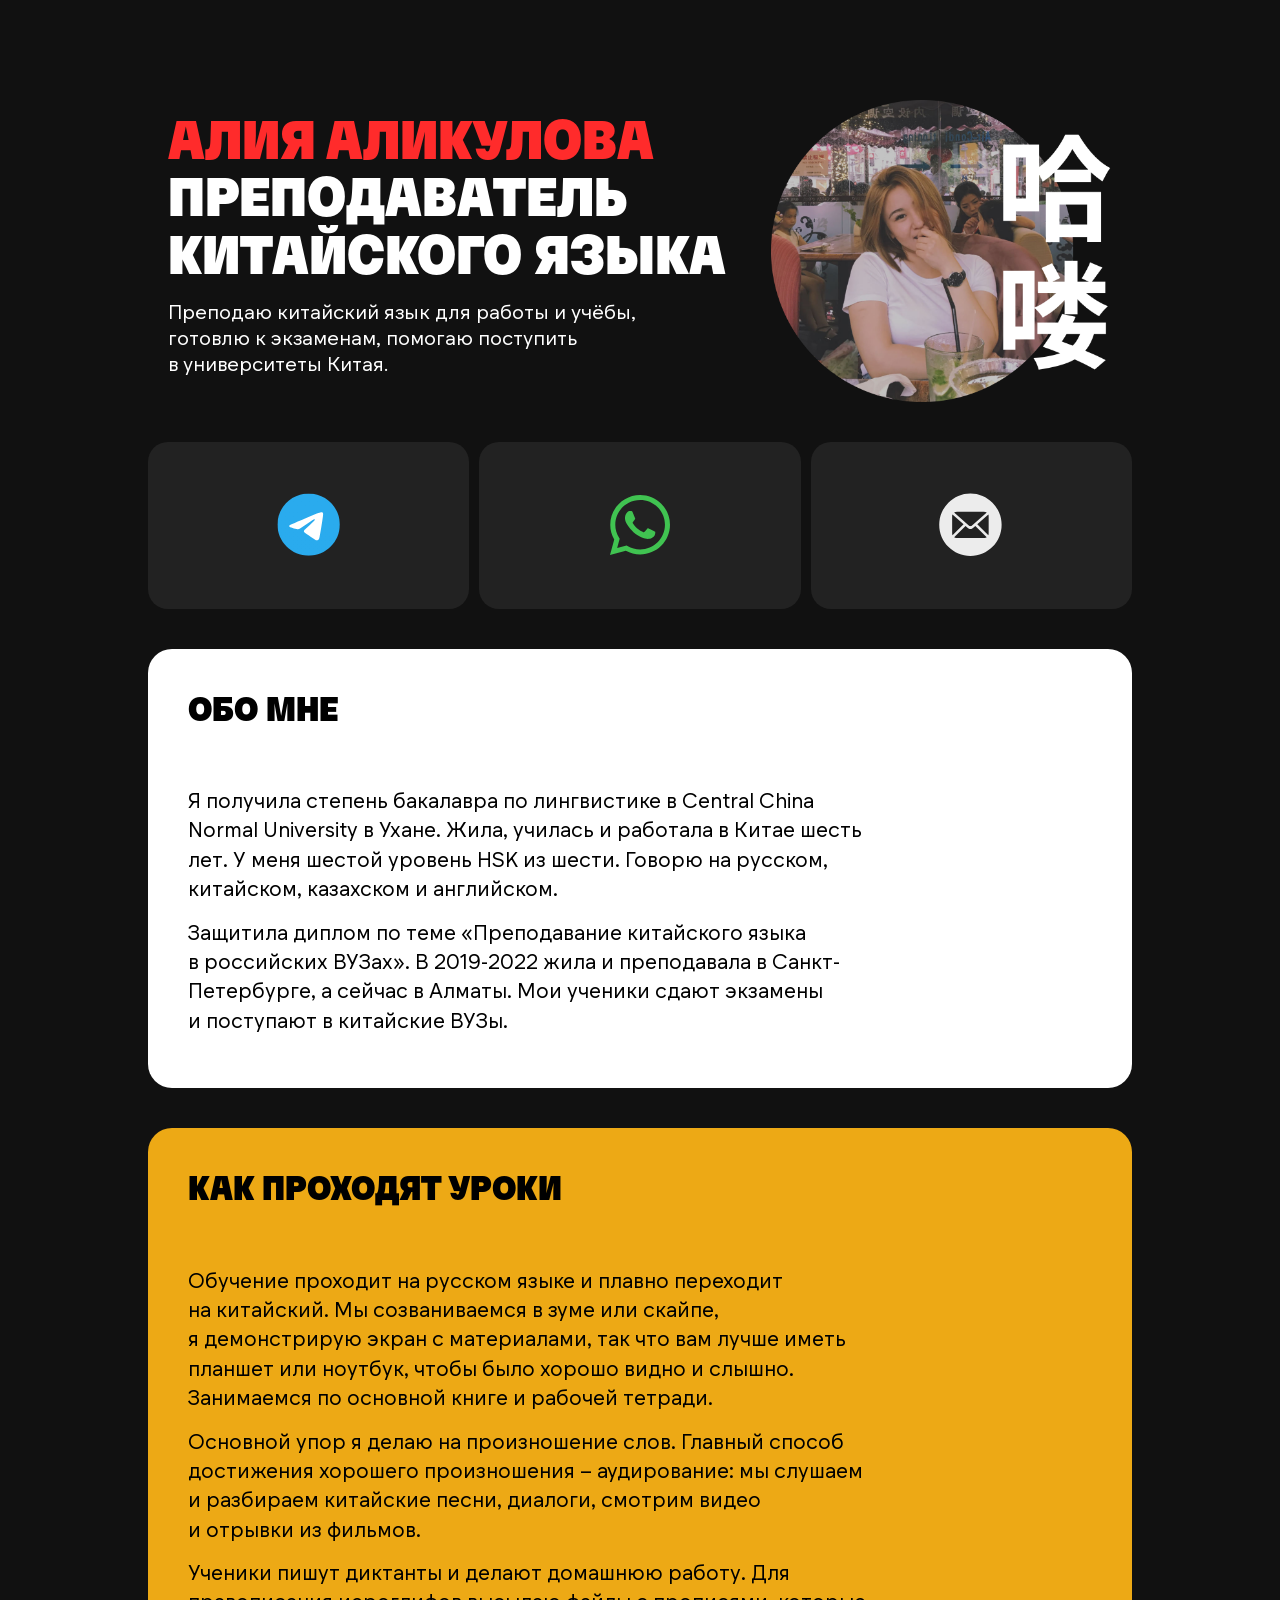
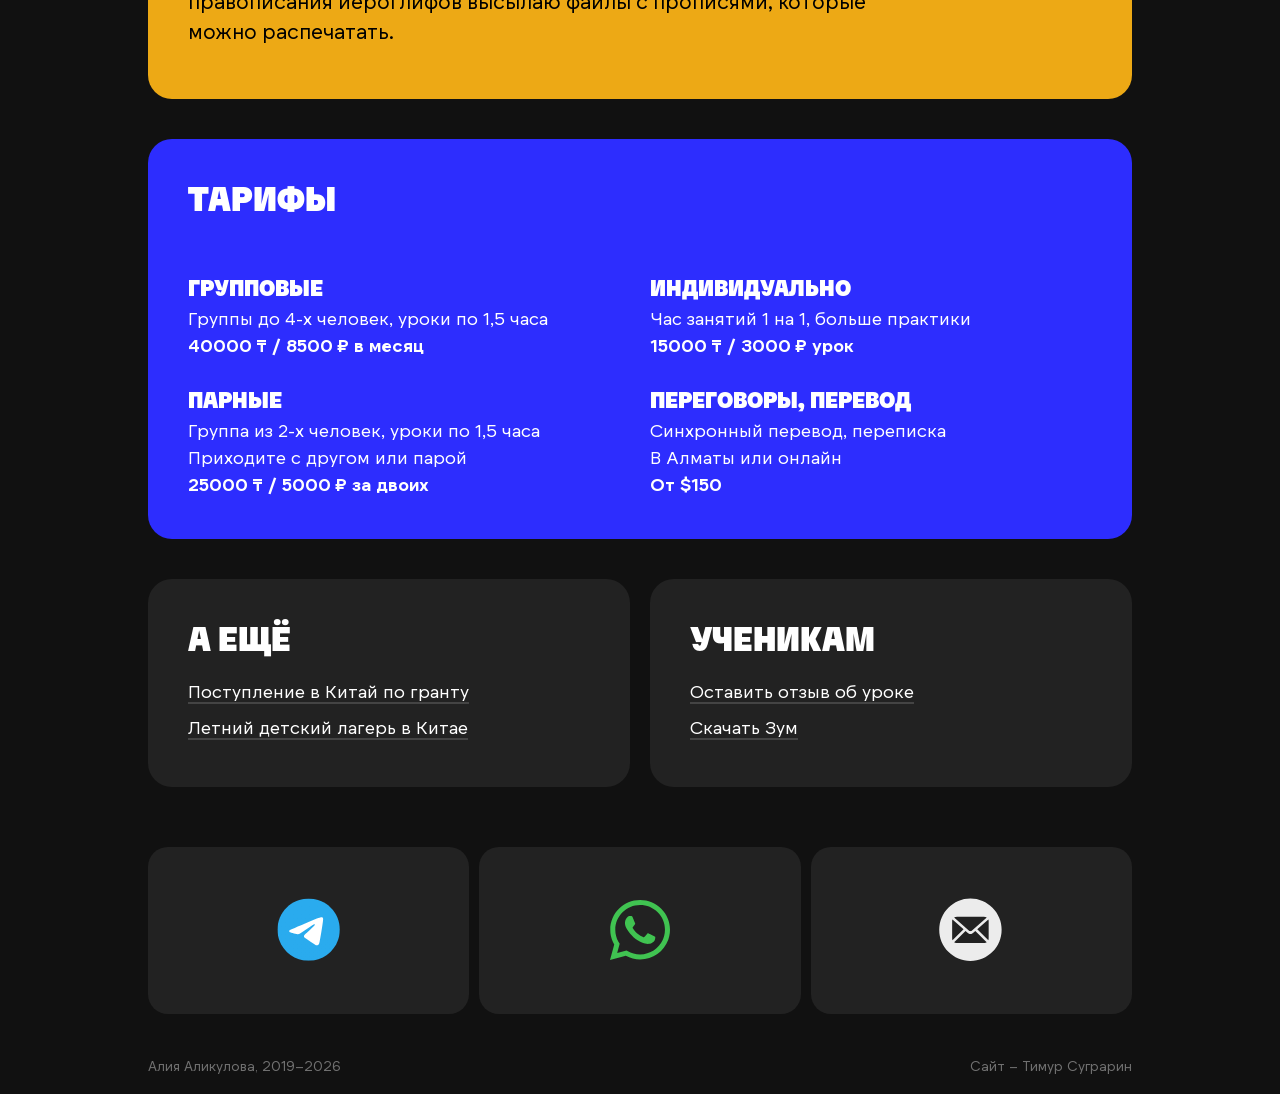
<file: index.html>
<!DOCTYPE html>
<html lang="ru">
<head>
  <meta charset="UTF-8">
  <meta http-equiv="X-UA-Compatible" content="IE=edge">
  <meta name="viewport" content="width=device-width, initial-scale=1.0">
  <title>Алия Аликулова, учитель китайского языка</title>
  <meta name="robots" content="index, follow">
  <meta name="og:description" content="Сайт учителя китайского языка. Китайский для работы, учёбы и путешествий">
  <meta name="description" content="Сайт учителя китайского языка. Китайский для работы, учёбы и путешествий">
  <meta property="og:title" content="Алия Аликулова">
  <meta property="og:type" content="website">
  <meta property="og:url" content="https://aliya.cx/">
  <meta property="og:image" content="/assets/img/og-image@2x.png">
  <link rel="apple-touch-icon" sizes="180x180" href="/assets/favicons/apple-touch-icon.png">
  <link rel="icon" type="image/png" sizes="32x32" href="/assets/favicons//favicon-32x32.png">
  <link rel="icon" type="image/png" sizes="16x16" href="/assets/favicons//favicon-16x16.png">
  <link rel="manifest" href="/assets/favicons/site.webmanifest">

  <link rel="stylesheet" href="/assets/style/main.css">
  <link rel="canonical" href="https://aliya.cx/" />
  <script data-goatcounter="https://aliya.goatcounter.com/count" async src="//gc.zgo.at/count.js"></script>

  <meta name="theme-color" content="#111111">
</head>


<body>
  <main>

  <section class="header">
    <div>
      <h1 class="header-title">
        <span class="name">Алия Аликулова</span><br>преподаватель китайского языка
      </h1>
      <p class="header-text">
        Преподаю китайский язык для работы и учёбы, готовлю к экзаменам, помогаю поступить в университеты Китая.
      </p>
    </div>
    <div>
      <img class="header-image" width="380" height="337" src="/assets/img/aliya@2x.png" alt="">
    </div>
  </section>

  <section class="contacts">
    <a class="contacts-button contacts-button--telegram" href="https://t.me/alikulovaa">
      <img src="/assets/img/telegram.svg" alt="">
    </a>
    <a class="contacts-button contacts-button--whatsapp" href="https://wa.me/77476172913">
      <img src="/assets/img/whatsapp.svg" alt="">
    </a>
    <a class="contacts-button contacts-button--email" href="mailto:alikulova96@bk.ru">
      <img src="/assets/img/email.svg" alt="">
    </a>
  </section>

  <section class="about">

    <h2 class="section-title">Обо мне</h2>
    
    <div class="spacer-big"></div>

    <p>
      Я получила степень бакалавра по лингвистике в Central China Normal University в Ухане. Жила, училась и работала в Китае шесть лет. У меня шестой уровень HSK из шести. Говорю на русском, китайском, казахском и английском.
    </p>

    <p>
      Защитила диплом по теме «Преподавание китайского языка в российских ВУЗах». В 2019-2022 жила и преподавала в Санкт-Петербурге, а сейчас в Алматы. Мои ученики сдают экзамены и поступают в китайские ВУЗы.
    </p>
  </section>

  <section class="lessons">

    <h2 class="section-title">Как проходят уроки</h2>

    <div class="spacer-big"></div>

    <p>
      Обучение проходит на русском языке и плавно переходит на китайский. Мы созваниваемся в зуме или скайпе, я демонстрирую экран с материалами, так что вам лучше иметь планшет или ноутбук, чтобы было хорошо видно и слышно. Занимаемся по основной книге и рабочей тетради.
  </p>

    <p>
      Основной упор я делаю на произношение слов. Главный способ достижения хорошего произношения – аудирование: мы слушаем и разбираем китайские песни, диалоги, смотрим видео и отрывки из фильмов.
    </p>

    <p>
      Ученики пишут диктанты и делают домашнюю работу. Для правописания иероглифов высылаю файлы с прописями, которые можно распечатать.
    </p>

  </section>

  <section class="price">
    
    <h2 class="section-title">Тарифы</h2>

    <div class="spacer-big"></div>

    <div class="price-grid">
      <div>
        <h3 class="group-title">Групповые</h3>
        <ul class="group-text">
          <li>
            Группы до 4-х человек, уроки по 1,5 часа
          </li>
          <li class="price-tag">
            40000 ₸ / 8500 ₽ в месяц
          </li>
        </ul>
      </div>

      <div>
        <h3 class="group-title">Индивидуально</h3>
        <ul class="group-text">
          <li>
            Час занятий 1 на 1, больше практики
          </li>
          <li class="price-tag">
            15000 ₸ / 3000 ₽ урок
          </li>
        </ul>
      </div>

      <div>
        <h3 class="group-title">Парные</h3>
        <ul class="group-text">
          <li>
            Группа из 2-х человек, уроки по 1,5 часа
          </li>
          <li>
            Приходите с другом или парой
          </li>
          <li class="price-tag">
            25000 ₸ / 5000 ₽ за двоих
          </li>
        </ul>
      </div>

      <div>
        <h3 class="group-title">Переговоры, перевод</h3>
        <ul class="group-text">
          <li>
            Синхронный перевод, переписка
          </li>
          <li>
            В Алматы или онлайн
          </li>
          <li class="price-tag">
            От $150
          </li>
        </ul>
      </div>
    </div>

  </section>

  <section class="links">
    <div class="links-block">
      <h2 class="section-title">
        А ещё
      </h2>
      <div class="spacer-small"></div>
        <ul>
          <li>
          <a class="links-link" href="https://t.me/alikulovaa">
          Поступление в Китай по гранту
        </a>
        </li>
        <li>
          <a class="links-link" href="https://t.me/alikulovaa">
          Летний детский лагерь в Китае
        </a>
        </li>
        </ul>
      </div>
      <div class="links-block">
      <h2 class="section-title">
        Ученикам
      </h2>
      <div class="spacer-small"></div>
        <ul>
          <li>
          <a class="links-link" href="https://docs.google.com/forms/d/e/1FAIpQLSeC131G-meTxcb0uPdwbFP-s0xqo2XtfLuV0ZiGLid8IWtlQw/viewform?pli=1">
          Оставить отзыв об уроке
        </a>
        </li>
        <li>
          <a class="links-link" href="https://zoom.us/download">
          Скачать Зум
        </a>
        </li>
        </ul>
      </div>
    <div>

    </div>
  </section>

  <section class="contacts">
    <a class="contacts-button contacts-button--telegram" href="https://t.me/alikulovaa">
      <img src="/assets/img/telegram.svg" alt="">
    </a>
    <a class="contacts-button contacts-button--whatsapp" href="https://wa.me/77476172913">
      <img src="/assets/img/whatsapp.svg" alt="">
    </a>
    <a class="contacts-button contacts-button--email" href="mailto:alikulova96@bk.ru">
      <img src="/assets/img/email.svg" alt="">
    </a>
  </section>

</main>

<footer>
  <span class="footer-text">
    Алия Аликулова, 2019–2026
  </span>
  <span class="footer-text">
    Сайт – <a href="https://timur.ee/ru/">Тимур Суграрин</a>
  </span>

</body>
</html>
</file>
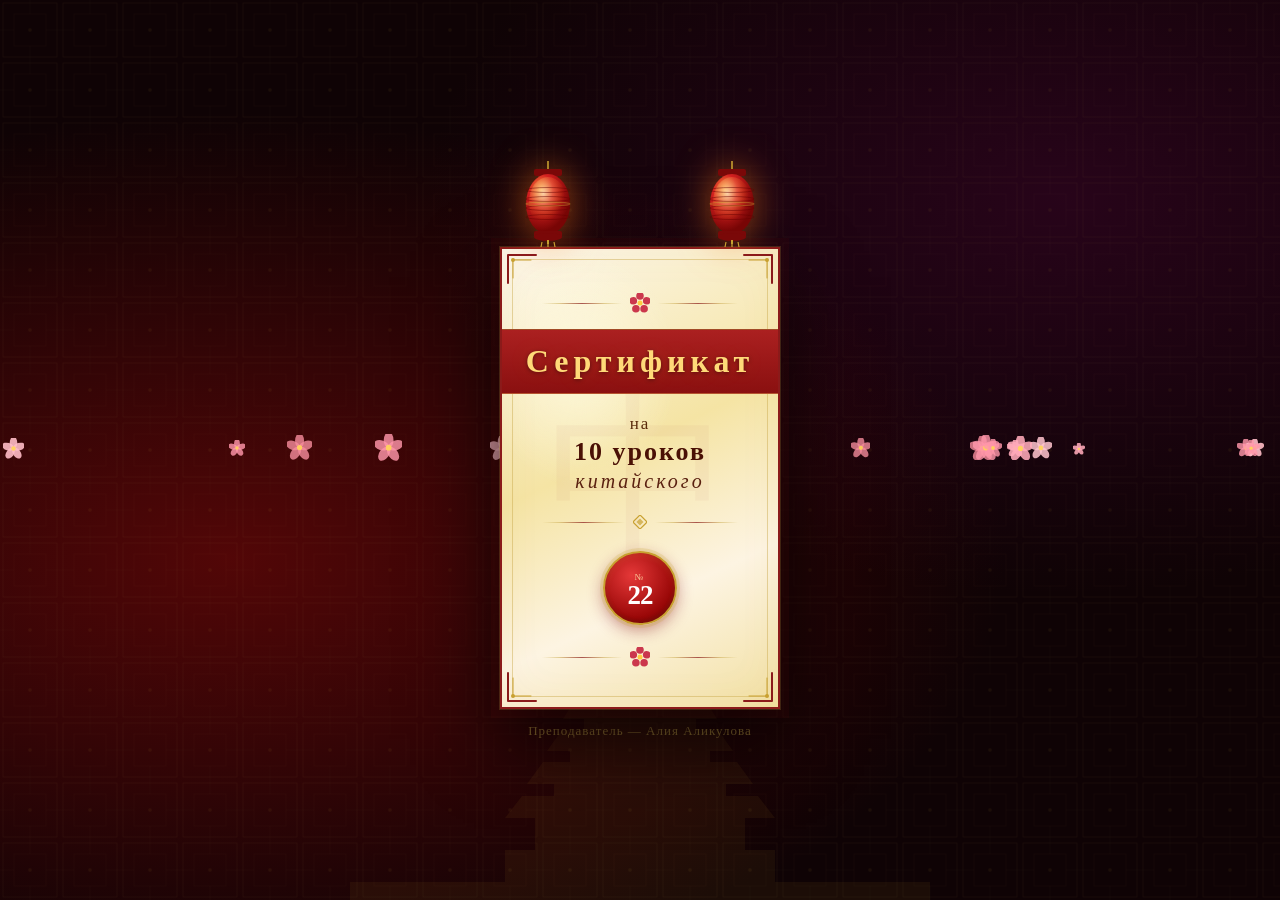
<file: sert/22/index.html>
<!DOCTYPE html>
<html lang="ru">
<head>
<meta charset="UTF-8">
<meta name="viewport" content="width=device-width, initial-scale=1.0">
<title>Сертификат — уроки китайского</title>
<style>
*, *::before, *::after { margin: 0; padding: 0; box-sizing: border-box; }

body {
  min-height: 100vh;
  min-height: 100dvh;
  background: #0f0305;
  display: flex;
  align-items: center;
  justify-content: center;
  overflow: hidden;
  padding: 20px;
  font-family: Georgia, 'Times New Roman', serif;
}

/* ─── Background ─── */
.bg {
  position: fixed; inset: 0; z-index: 0; overflow: hidden;
  background:
    radial-gradient(ellipse 110% 90% at 18% 62%, rgba(108,8,8,.72) 0%, transparent 55%),
    radial-gradient(ellipse 90% 80% at 83% 22%, rgba(62,5,45,.52) 0%, transparent 55%),
    #0f0305;
}
.bg::after {
  content: '';
  position: absolute; inset: 0;
  background-image: url("data:image/svg+xml,%3Csvg xmlns='http://www.w3.org/2000/svg' width='60' height='60'%3E%3Crect x='3' y='3' width='54' height='54' fill='none' stroke='%23c8a030' stroke-width='.5' stroke-opacity='.10'/%3E%3Crect x='14' y='14' width='32' height='32' fill='none' stroke='%23c8a030' stroke-width='.35' stroke-opacity='.07'/%3E%3Ccircle cx='30' cy='30' r='1.8' fill='%23c8a030' fill-opacity='.07'/%3E%3Cline x1='0' y1='30' x2='14' y2='30' stroke='%23c8a030' stroke-width='.4' stroke-opacity='.06'/%3E%3Cline x1='46' y1='30' x2='60' y2='30' stroke='%23c8a030' stroke-width='.4' stroke-opacity='.06'/%3E%3Cline x1='30' y1='0' x2='30' y2='14' stroke='%23c8a030' stroke-width='.4' stroke-opacity='.06'/%3E%3Cline x1='30' y1='46' x2='30' y2='60' stroke='%23c8a030' stroke-width='.4' stroke-opacity='.06'/%3E%3C/svg%3E");
}

/* ─── Petals ─── */
.petal {
  position: fixed; z-index: 2; pointer-events: none;
  animation: fall linear infinite;
}
@keyframes fall {
  from { transform: translateY(-40px) rotate(0deg);   opacity: 0; }
  8%   { opacity: .85; }
  92%  { opacity: .6; }
  to   { transform: translateY(108vh) rotate(540deg); opacity: 0; }
}

/* ─── Scene ─── */
.scene {
  position: relative; z-index: 10;
  display: flex; flex-direction: column; align-items: center;
  animation: enter 1.4s cubic-bezier(.2,1,.3,1) both;
}
@keyframes enter {
  from { opacity: 0; transform: scale(.9) translateY(28px); }
  to   { opacity: 1; transform: none; }
}

/* ─── Lanterns ─── */
.lanterns {
  display: flex; justify-content: space-between;
  width: 100%; max-width: 490px;
  padding: 0 22px;
  margin-bottom: -4px;
  position: relative; z-index: 1;
}
.lantern-wrap {
  transform-origin: 50% 0;
  animation: sway 4s ease-in-out infinite;
  filter: drop-shadow(0 0 18px rgba(255,118,24,.56));
}
.lantern-wrap:nth-child(2) { animation-delay: -2s; }
@keyframes sway {
  0%,100% { transform: rotate(-5deg); }
  50%      { transform: rotate(5deg); }
}

/* ─── Certificate ─── */
.cert {
  position: relative;
  max-width: 490px; width: 100%;
  background:
    radial-gradient(ellipse 52% 38% at 28% 26%, rgba(255,252,228,.72) 0%, transparent 68%),
    linear-gradient(155deg, #fdf8ed 0%, #f5e4a4 44%, #fdf4e2 72%, #f2e0a2 100%);
  border: 2.5px solid #8b1a1a;
  padding: 44px 40px 40px;
  text-align: center;
  overflow: hidden;
  box-shadow:
    0 0 0 1px rgba(200,168,75,.2),
    0 0 0 9px rgba(139,26,26,.07),
    0 30px 74px rgba(0,0,0,.76),
    inset 0 0 48px rgba(175,115,15,.05);
}

/* Inner gold border */
.cert::before {
  content: ''; position: absolute; inset: 10px;
  border: 1px solid rgba(200,168,75,.46);
  pointer-events: none; z-index: 1;
}

/* Watermark */
.wm {
  position: absolute; font-size: 188px; line-height: 1;
  color: rgba(139,26,26,.036);
  top: 50%; left: 50%;
  transform: translate(-50%,-50%);
  user-select: none; pointer-events: none; z-index: 0;
  font-family: serif;
}

/* Corner brackets */
.cnr {
  position: absolute; width: 32px; height: 32px; z-index: 3;
}
.cnr.tl { top: 4px; left: 4px; }
.cnr.tr { top: 4px; right: 4px;    transform: scaleX(-1); }
.cnr.bl { bottom: 4px; left: 4px;  transform: scaleY(-1); }
.cnr.br { bottom: 4px; right: 4px; transform: scale(-1,-1); }

/* Inner content */
.inner { position: relative; z-index: 2; }

/* Ornament line */
.orn { display: flex; align-items: center; gap: 8px; }
.orn .ln {
  flex: 1; height: 1px;
  background: linear-gradient(90deg,
    transparent,
    rgba(200,168,75,.52) 22%,
    rgba(139,26,26,.72) 50%,
    rgba(200,168,75,.52) 78%,
    transparent);
}

/* Red ribbon */
.ribbon {
  margin: 16px -40px 0;
  padding: 13px 24px;
  background: linear-gradient(180deg, #ab2020 0%, #8a1010 100%);
  border-top: 1px solid rgba(200,168,75,.38);
  border-bottom: 1px solid rgba(200,168,75,.38);
}
.ribbon-text {
  color: #ffd978;
  font-size: clamp(23px, 5.2vw, 32px);
  font-weight: bold;
  letter-spacing: clamp(2px, 1.1vw, 5px);
  text-shadow: 0 1px 4px rgba(0,0,0,.42), 0 0 22px rgba(255,198,60,.14);
}

/* Text */
.t-for  { font-size: clamp(13px, 3vw, 17px); color: #5a2a0a; letter-spacing: 2px; }
.t-main { font-size: clamp(19px, 4.5vw, 26px); color: #4a1005; font-weight: bold; letter-spacing: 2px; margin-top: 3px; }
.t-lang { font-size: clamp(15px, 3.5vw, 20px); color: #5a2010; letter-spacing: 3px; font-style: italic; margin-top: 3px; }

/* Seal */
.seal {
  display: inline-flex; flex-direction: column;
  align-items: center; justify-content: center;
  width: 74px; height: 74px; border-radius: 50%;
  background: radial-gradient(circle at 38% 32%, #e53838, #9a0808 66%, #5e0505);
  border: 2px solid #c8a030;
  box-shadow:
    0 0 0 3px rgba(200,168,48,.2),
    0 5px 16px rgba(139,26,26,.48),
    inset 0 2px 6px rgba(255,192,85,.14),
    inset 0 -2px 4px rgba(0,0,0,.18);
  line-height: 1; cursor: default;
}
.seal .s-lb { font-size: 9px; letter-spacing: 2px; color: rgba(255,216,162,.88); margin-top: 5px; }
.seal .s-n  { font-size: 27px; font-weight: bold; color: #fff; letter-spacing: -1px; }

/* Teacher link */
.teacher-link {
  display: block;
  margin-top: 14px;
  color: rgba(200,168,75,.62);
  font-size: 13px;
  letter-spacing: 1px;
  text-decoration: none;
  text-align: center;
  transition: color .2s;
}
.teacher-link:hover { color: rgba(200,168,75,.95); }

/* Responsive */
@media (max-width: 500px) {
  .cert   { padding: 38px 26px 34px; }
  .ribbon { margin-left: -26px; margin-right: -26px; }
}
@media (max-width: 360px) {
  .cert   { padding: 30px 18px 28px; }
  .ribbon { margin-left: -18px; margin-right: -18px; }
}
@media (prefers-reduced-motion: reduce) {
  .scene, .petal { animation: none; opacity: 1; }
  .lantern-wrap  { animation: none; }
}

</style>
</head>
<body>

<div class="bg"></div>

<!-- Pagoda silhouette -->
<svg aria-hidden="true" xmlns="http://www.w3.org/2000/svg"
     style="position:fixed;bottom:0;left:50%;transform:translateX(-50%);z-index:1;
            opacity:.065;pointer-events:none;width:min(580px,90vw)"
     viewBox="0 0 580 314" preserveAspectRatio="xMidYMax meet">
  <rect x="0"   y="296" width="580" height="18" fill="#c8a030"/>
  <rect x="155" y="264" width="270" height="34" fill="#c8a030"/>
  <rect x="185" y="232" width="210" height="34" fill="#c8a030"/>
  <polygon points="155,232 425,232 408,210 172,210" fill="#c8a030"/>
  <rect x="204" y="198" width="172" height="36" fill="#c8a030"/>
  <polygon points="177,198 403,198 387,176 193,176" fill="#c8a030"/>
  <rect x="220" y="165" width="140" height="35" fill="#c8a030"/>
  <polygon points="197,165 383,165 368,144 212,144" fill="#c8a030"/>
  <rect x="234" y="133" width="112" height="34" fill="#c8a030"/>
  <polygon points="213,133 367,133 354,112 226,112" fill="#c8a030"/>
  <rect x="246" y="102" width="88"  height="33" fill="#c8a030"/>
  <polygon points="227,102 353,102 341,82 239,82" fill="#c8a030"/>
  <rect x="258" y="72"  width="64"  height="32" fill="#c8a030"/>
  <polygon points="290,18 314,72 266,72" fill="#c8a030"/>
  <line x1="290" y1="3" x2="290" y2="18" stroke="#c8a030" stroke-width="4"/>
  <circle cx="290" cy="3" r="5" fill="#c8a030"/>
</svg>

<!-- Scene -->
<div class="scene">

  <!-- Lanterns -->
  <div class="lanterns">

    <div class="lantern-wrap">
      <svg width="52" height="86" viewBox="0 0 52 86" xmlns="http://www.w3.org/2000/svg" aria-hidden="true">
        <defs>
          <radialGradient id="lb1" cx="34%" cy="27%" r="68%">
            <stop offset="0%"   stop-color="#ffaa42"/>
            <stop offset="40%"  stop-color="#d42020"/>
            <stop offset="100%" stop-color="#780505"/>
          </radialGradient>
          <radialGradient id="lg1" cx="38%" cy="33%" r="56%">
            <stop offset="0%"   stop-color="#fff8e0" stop-opacity=".66"/>
            <stop offset="100%" stop-color="#ff7700" stop-opacity="0"/>
          </radialGradient>
        </defs>
        <line x1="26" y1="0" x2="26" y2="9"  stroke="#c8a030" stroke-width="1.6"/>
        <ellipse cx="26" cy="12" rx="14" ry="4" fill="#7a0808"/>
        <rect x="12" y="8" width="28" height="7" fill="#7a0808" rx="2"/>
        <ellipse cx="26" cy="43" rx="22" ry="30" fill="url(#lb1)"/>
        <ellipse cx="26" cy="41" rx="19" ry="25" fill="url(#lg1)"/>
        <ellipse cx="26" cy="29" rx="22" ry="2.5" fill="none" stroke="#660000" stroke-width=".9" opacity=".55"/>
        <ellipse cx="26" cy="38" rx="22" ry="2.5" fill="none" stroke="#660000" stroke-width=".9" opacity=".55"/>
        <ellipse cx="26" cy="47" rx="22" ry="2.5" fill="none" stroke="#660000" stroke-width=".9" opacity=".55"/>
        <ellipse cx="26" cy="56" rx="22" ry="2.5" fill="none" stroke="#660000" stroke-width=".9" opacity=".55"/>
        <ellipse cx="26" cy="43" rx="22" ry="1.8" fill="none" stroke="#c8a030" stroke-width="1.2" opacity=".42"/>
        <rect x="12" y="70" width="28" height="7" fill="#7a0808" rx="2"/>
        <ellipse cx="26" cy="76" rx="14" ry="4" fill="#7a0808"/>
        <line x1="26" y1="79" x2="26" y2="83" stroke="#c8a030" stroke-width="2"/>
        <line x1="20" y1="81" x2="19" y2="86" stroke="#c8a030" stroke-width="1.2"/>
        <line x1="26" y1="83" x2="26" y2="86" stroke="#c8a030" stroke-width="1.3"/>
        <line x1="32" y1="81" x2="33" y2="86" stroke="#c8a030" stroke-width="1.2"/>
      </svg>
    </div>

    <div class="lantern-wrap">
      <svg width="52" height="86" viewBox="0 0 52 86" xmlns="http://www.w3.org/2000/svg" aria-hidden="true">
        <defs>
          <radialGradient id="lb2" cx="34%" cy="27%" r="68%">
            <stop offset="0%"   stop-color="#ffaa42"/>
            <stop offset="40%"  stop-color="#d42020"/>
            <stop offset="100%" stop-color="#780505"/>
          </radialGradient>
          <radialGradient id="lg2" cx="38%" cy="33%" r="56%">
            <stop offset="0%"   stop-color="#fff8e0" stop-opacity=".66"/>
            <stop offset="100%" stop-color="#ff7700" stop-opacity="0"/>
          </radialGradient>
        </defs>
        <line x1="26" y1="0" x2="26" y2="9"  stroke="#c8a030" stroke-width="1.6"/>
        <ellipse cx="26" cy="12" rx="14" ry="4" fill="#7a0808"/>
        <rect x="12" y="8" width="28" height="7" fill="#7a0808" rx="2"/>
        <ellipse cx="26" cy="43" rx="22" ry="30" fill="url(#lb2)"/>
        <ellipse cx="26" cy="41" rx="19" ry="25" fill="url(#lg2)"/>
        <ellipse cx="26" cy="29" rx="22" ry="2.5" fill="none" stroke="#660000" stroke-width=".9" opacity=".55"/>
        <ellipse cx="26" cy="38" rx="22" ry="2.5" fill="none" stroke="#660000" stroke-width=".9" opacity=".55"/>
        <ellipse cx="26" cy="47" rx="22" ry="2.5" fill="none" stroke="#660000" stroke-width=".9" opacity=".55"/>
        <ellipse cx="26" cy="56" rx="22" ry="2.5" fill="none" stroke="#660000" stroke-width=".9" opacity=".55"/>
        <ellipse cx="26" cy="43" rx="22" ry="1.8" fill="none" stroke="#c8a030" stroke-width="1.2" opacity=".42"/>
        <rect x="12" y="70" width="28" height="7" fill="#7a0808" rx="2"/>
        <ellipse cx="26" cy="76" rx="14" ry="4" fill="#7a0808"/>
        <line x1="26" y1="79" x2="26" y2="83" stroke="#c8a030" stroke-width="2"/>
        <line x1="20" y1="81" x2="19" y2="86" stroke="#c8a030" stroke-width="1.2"/>
        <line x1="26" y1="83" x2="26" y2="86" stroke="#c8a030" stroke-width="1.3"/>
        <line x1="32" y1="81" x2="33" y2="86" stroke="#c8a030" stroke-width="1.2"/>
      </svg>
    </div>

  </div>

  <!-- Certificate -->
  <div class="cert">

    <div class="wm" aria-hidden="true">中</div>

    <!-- Corner brackets -->
    <svg class="cnr tl" viewBox="0 0 32 32" aria-hidden="true">
      <path d="M30 2L2 2L2 30" fill="none" stroke="#8b1a1a" stroke-width="2" stroke-linecap="round" stroke-linejoin="round"/>
      <path d="M25 7L7 7L7 25"  fill="none" stroke="#c8a030" stroke-width="1"  stroke-linecap="round" stroke-linejoin="round"/>
      <circle cx="7" cy="7" r="2" fill="#c8a030"/>
    </svg>
    <svg class="cnr tr" viewBox="0 0 32 32" aria-hidden="true">
      <path d="M30 2L2 2L2 30" fill="none" stroke="#8b1a1a" stroke-width="2" stroke-linecap="round" stroke-linejoin="round"/>
      <path d="M25 7L7 7L7 25"  fill="none" stroke="#c8a030" stroke-width="1"  stroke-linecap="round" stroke-linejoin="round"/>
      <circle cx="7" cy="7" r="2" fill="#c8a030"/>
    </svg>
    <svg class="cnr bl" viewBox="0 0 32 32" aria-hidden="true">
      <path d="M30 2L2 2L2 30" fill="none" stroke="#8b1a1a" stroke-width="2" stroke-linecap="round" stroke-linejoin="round"/>
      <path d="M25 7L7 7L7 25"  fill="none" stroke="#c8a030" stroke-width="1"  stroke-linecap="round" stroke-linejoin="round"/>
      <circle cx="7" cy="7" r="2" fill="#c8a030"/>
    </svg>
    <svg class="cnr br" viewBox="0 0 32 32" aria-hidden="true">
      <path d="M30 2L2 2L2 30" fill="none" stroke="#8b1a1a" stroke-width="2" stroke-linecap="round" stroke-linejoin="round"/>
      <path d="M25 7L7 7L7 25"  fill="none" stroke="#c8a030" stroke-width="1"  stroke-linecap="round" stroke-linejoin="round"/>
      <circle cx="7" cy="7" r="2" fill="#c8a030"/>
    </svg>

    <div class="inner">

      <!-- Top ornament -->
      <div class="orn">
        <div class="ln"></div>
        <svg width="20" height="20" viewBox="-10 -10 20 20" aria-hidden="true">
          <circle cx="0"    cy="-7"   r="3.8" fill="#c41e3a" opacity=".88"/>
          <circle cx="6.7"  cy="-2.2" r="3.8" fill="#c41e3a" opacity=".88"/>
          <circle cx="4.1"  cy="5.7"  r="3.8" fill="#c41e3a" opacity=".88"/>
          <circle cx="-4.1" cy="5.7"  r="3.8" fill="#c41e3a" opacity=".88"/>
          <circle cx="-6.7" cy="-2.2" r="3.8" fill="#c41e3a" opacity=".88"/>
          <circle cx="0" cy="0" r="2.5" fill="#ffcc40"/>
        </svg>
        <div class="ln"></div>
      </div>

      <!-- Red ribbon title -->
      <div class="ribbon" role="heading" aria-level="1">
        <div class="ribbon-text">Сертификат</div>
      </div>

      <div style="height:20px"></div>

      <p class="t-for">на</p>
      <p class="t-main">10 уроков</p>
      <p class="t-lang">китайского</p>

      <!-- Middle divider with diamond -->
      <div class="orn" style="margin:22px 0">
        <div class="ln"></div>
        <svg width="14" height="14" viewBox="-7 -7 14 14" aria-hidden="true">
          <rect x="-5" y="-5" width="10" height="10" fill="none" stroke="#c8a030" stroke-width="1.2" transform="rotate(45)"/>
          <rect x="-2.5" y="-2.5" width="5" height="5" fill="#c8a030" opacity=".7" transform="rotate(45)"/>
        </svg>
        <div class="ln"></div>
      </div>

      <!-- Seal -->
      <div style="display:flex;justify-content:center">
        <div class="seal" role="img" aria-label="Сертификат номер 22">
          <span class="s-lb">№</span>
          <span class="s-n">22</span>
        </div>
      </div>

      <!-- Bottom ornament -->
      <div class="orn" style="margin-top:22px">
        <div class="ln"></div>
        <svg width="20" height="20" viewBox="-10 -10 20 20" aria-hidden="true">
          <circle cx="0"    cy="-7"   r="3.8" fill="#c41e3a" opacity=".88"/>
          <circle cx="6.7"  cy="-2.2" r="3.8" fill="#c41e3a" opacity=".88"/>
          <circle cx="4.1"  cy="5.7"  r="3.8" fill="#c41e3a" opacity=".88"/>
          <circle cx="-4.1" cy="5.7"  r="3.8" fill="#c41e3a" opacity=".88"/>
          <circle cx="-6.7" cy="-2.2" r="3.8" fill="#c41e3a" opacity=".88"/>
          <circle cx="0" cy="0" r="2.5" fill="#ffcc40"/>
        </svg>
        <div class="ln"></div>
      </div>

    </div>
  </div>

  <a href="https://aliya.cx" class="teacher-link">Преподаватель — Алия Аликулова</a>
</div>

<script>
(function () {
  var cols = [
    'rgba(255,170,186,.88)',
    'rgba(255,150,170,.82)',
    'rgba(255,196,206,.86)',
    'rgba(246,140,156,.80)',
    'rgba(255,188,198,.90)'
  ];

  function mkPetal() {
    var el = document.createElement('div');
    el.className = 'petal';
    var sz  = 5.5 + Math.random() * 8.5;
    var col = cols[0 | (Math.random() * cols.length)];

    var pts = [0, 72, 144, 216, 288].map(function (a) {
      var r  = a * Math.PI / 180;
      var cx = +(Math.sin(r) * sz * .55).toFixed(2);
      var cy = +(-Math.cos(r) * sz * .55).toFixed(2);
      return '<ellipse cx="' + cx + '" cy="' + cy + '" rx="' + (sz * .36).toFixed(1) +
             '" ry="' + (sz * .58).toFixed(1) +
             '" transform="rotate(' + a + ',' + cx + ',' + cy + ')" fill="' + col + '"/>';
    }).join('');

    el.style.cssText =
      'left:'   + (Math.random() * 102) + '%;' +
      'animation-duration:'  + (11 + Math.random() * 17) + 's;' +
      'animation-delay:'     + (-(Math.random() * 28))   + 's;';

    el.innerHTML =
      '<svg viewBox="-' + sz + ' -' + sz + ' ' + (sz * 2) + ' ' + (sz * 2) +
      '" width="' + (sz * 2) + '" height="' + (sz * 2) +
      '" xmlns="http://www.w3.org/2000/svg">' +
      pts +
      '<circle r="' + (sz * .21).toFixed(1) + '" fill="rgba(255,214,88,.9)"/>' +
      '</svg>';

    return el;
  }

  var frag = document.createDocumentFragment();
  for (var i = 0; i < 22; i++) frag.appendChild(mkPetal());
  document.body.appendChild(frag);
})();
</script>

</body>
</html>
</file>
<file: assets/style/main.css>
@font-face {
  font-family: 'Martian Grotesk';
  src: url("/assets/fonts/MartianGrotesk-NrBl.woff2") format("woff2");
  font-style: normal;
  font-weight: bold;
}

@font-face {
  font-family: 'NT Somic';
  src: url('/assets/fonts/NT-Somic-VF.woff2') format('woff2');
  font-weight: 400 700;
  font-style: normal;
}


* {
  margin: 0;
  padding: 0;
  box-sizing: border-box;
}

:root {
  --background-color: #111111;
  --text-color: #ffffff;

  --border-color: #444444;

  --button-background-color: #222222;
  --button-border-color: #222222;

  --button-telegram-background-color: #152730;
  --button-telegram-border-color: #2AABEE;

  --button-whatsapp-background-color: #152317;
  --button-whatsapp-border-color: #40C351;

  --button-email-background-color: #282828;
  --button-email-border-color: #EDEDED;

  --black: #000000;
  --white: #FFFFFF;
  --red: #F50A0C;
  --blue: #2D2DFE;
  --yellow: #FCDF4D;
  --orange: #EDA915;
}

a {
  color: var(--link-color);
  text-decoration: none;
}

img {
  display: block;
  width: 100%;
  height: auto;
}

body {
  margin: 0;
  max-width: 1024px;
  background-color: var(--background-color);
  color: var(--text-color);
  font-family: "NT Somic", sans-serif;
  /* -webkit-font-smoothing: antialiased; */
  font-weight: 400;
}

@media (min-width: 1025px) {
  body {
    margin: auto;
  }
}

h1,
h2,
h3,
strong {
  font-family: "Martian Grotesk", sans-serif;
  -webkit-font-smoothing: antialiased;
}

h1,
h2,
h3 {
  text-transform: uppercase;
}

.header {
  display: flex;
  align-items: center;
  margin: 100px 40px 40px;
  gap: 20px;
}

.header-title {
  font-size: 48px;
  line-height: 120%;
  margin-bottom: 14px;
  letter-spacing: 1%;
}

.name {
  color: #FF2B2B;
}

.header-text {
  font-size: 20px;
  line-height: 130%;
  max-width: 520px;
}

.header-image {
  max-width: 600px;
}

.contacts {
  display: grid;
  grid-template-columns: repeat(3, 1fr);
  gap: 10px;
  margin: 20px 20px 40px;
}

.contacts-button {
  transition: transform 0.1s ease-out;
  padding: 16%;
  background-color: #222222;
  border-radius: 20px;
  display: flex;
  justify-content: center;
}

.contacts-button img {
  width: 64px;
  height: 64px;
}

.contacts-button:hover {
  transform: scale(1.03);
}

.contacts-button--telegram:hover {
  background-color: var(--button-telegram-background-color);
}

.contacts-button--whatsapp:hover {
  background-color: var(--button-whatsapp-background-color);
}

.contacts-button--email:hover {
  background-color: var(--button-email-background-color);
}

section {
  margin: 40px 20px;
}

.section-title {
  font-size: 30px;
  line-height: 108%;
  letter-spacing: 2%;
}

p {
  font-size: 21px;
  line-height: 140%;
  margin-bottom: 14px;
  max-width: 680px;
}

.spacer-big {
  height: 60px;
  width: 100%;
}

.spacer-small {
  height: 12px;
  width: 100%;
}

.about,
.lessons,
.price {
  padding: 44px 40px 40px;
  background-color: #222222;
  border-radius: 24px;
}

.about {
  background-color: var(--white);
  color: #000000;
}

.lessons {
  background-color: var(--orange);
  color: #000000;
}

.price {
  background-color: var(--blue);
}

.price-grid {
  display: grid;
  grid-template-columns: repeat(2, 1fr);
  gap: 28px 20px;
}

.group-title {
  font-size: 20px;
  margin-bottom: 6px;
}

.group-text {
  list-style: none;
}

.group-text li {
  font-size: 18px;
  margin: 3px 0;
}

.price-tag {
  font-weight: 700;
  font-size: 21px;
}

.links {
  display: grid;
  grid-template-columns: repeat(2, 1fr);
  gap: 20px;
}

.links li {
  list-style: none;
  margin: 12px 0;
}

.links-block {
  padding: 44px 40px 36px;
  background-color: #222222;
  border-radius: 24px;
}

.links-link {
  font-size: 18px;
  text-decoration: none;
  border-bottom: 2px solid var(--border-color);
}

.links-link:hover {
  opacity: 0.8;
}

footer {
  display: flex;
  justify-content: space-between;
  margin: 28px 20px 16px;
  line-height: 150%;
}

.footer-text {
  font-size: 14px;
  opacity: 0.4;
}

.div-404 {
  margin: 80px 40px;
}

.button-404 {
  display: inline-block;
  margin: 16px 0;
  padding: 16px 24px;
  background-color: var(--white);
  color: #000000;
  border-radius: 12px;
  font-family: "Martian Grotesk", sans-serif;
  font-size: 20px;
  text-transform: uppercase;
  -webkit-font-smoothing: antialiased;
}

@media (max-width: 928px) {
  .header {
    flex-direction: column-reverse;
    margin: 20px 14px 12px;
    gap: 24px;
  }

  .header-title {
    font-size: 30px;
    line-height: 128%;
    margin-bottom: 8px;
  }

  .header-text {
    font-size: 17px;
  }

  .contacts {
    margin: 4px 14px 28px;
  }

  .contacts-button {
    border-radius: 16px;
  }

  .contacts-button img {
    width: 40px;
    height: 40px;
  }

  section {
    margin: 20px 14px;
  }

  .section-title {
    font-size: 22px;
  }

  p {
    font-size: 16px;
  }

  .about,
  .lessons,
  .price {
    padding: 24px 16px 20px;
    border-radius: 20px;
  }

  .spacer-big {
    height: 36px;
  }

  .price-grid,
  .links {
    display: grid;
    grid-template-columns: 1fr;
  }

  .group-text li {
    font-size: 14px;
  }

  .links-block {
    padding: 24px 16px 20px;
  }

  .links-link {
    font-size: 16px;
  }

  footer {
    margin: 28px 14px 12px;
  }

  .footer-text {
    font-size: 12px;
  }
}
</file>
